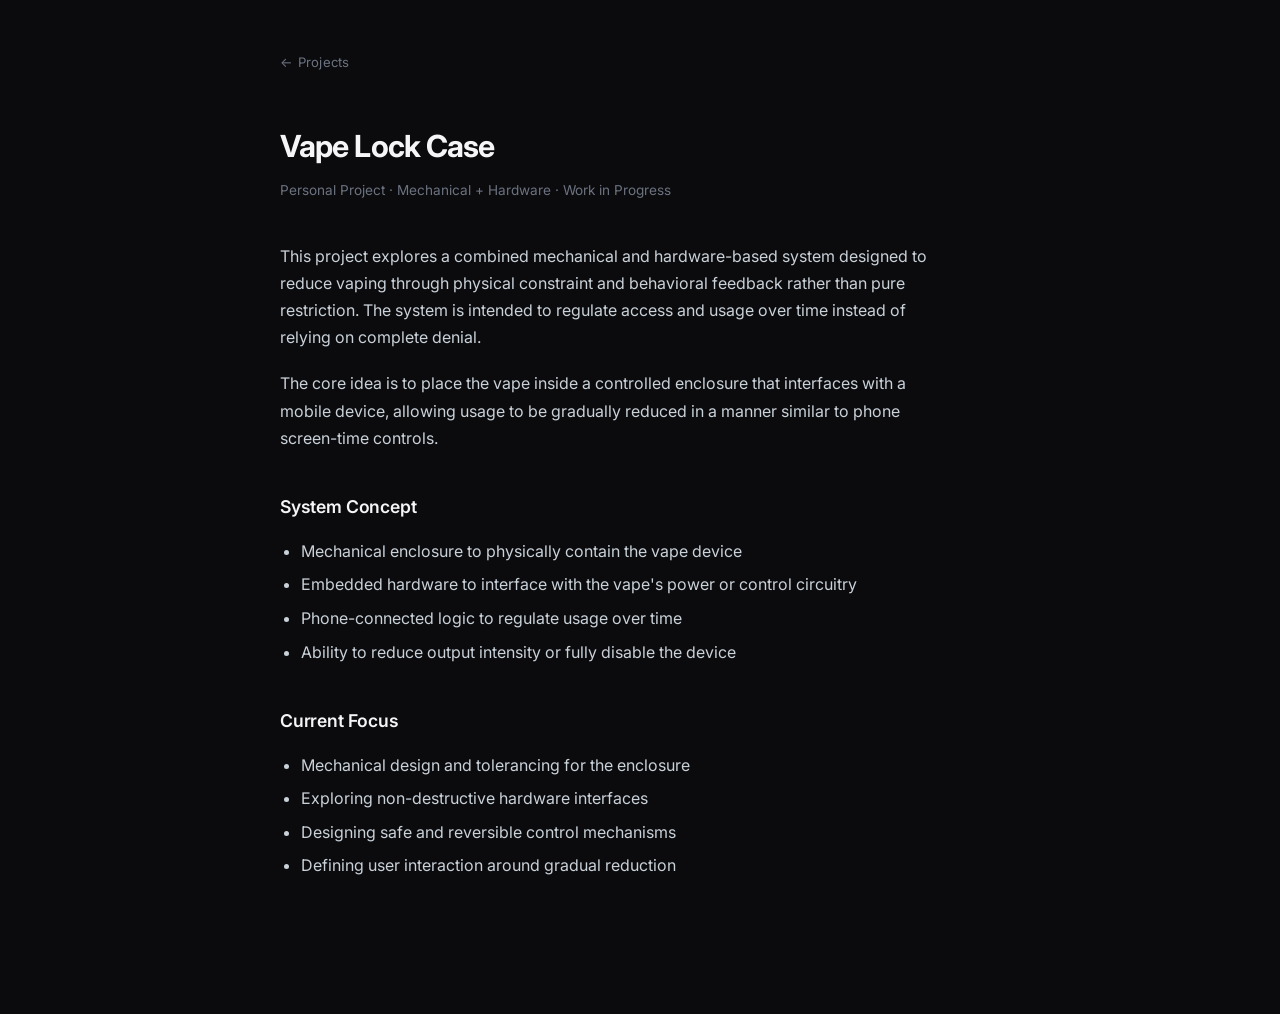
<file: projects/vape-case.html>
<!DOCTYPE html>
<html lang="en">
<head>
  <meta charset="UTF-8">
  <title>Vape Lock Case | Aadi Shah</title>
  <meta name="viewport" content="width=device-width, initial-scale=1">
  <link rel="icon" type="image/png" href="../favicon.png">
  <link rel="preconnect" href="https://fonts.googleapis.com">
  <link rel="preconnect" href="https://fonts.gstatic.com" crossorigin>
  <link href="https://fonts.googleapis.com/css2?family=Inter:wght@400;500;600;700&display=swap" rel="stylesheet">
  <style>
    :root{--bg:#0b0b0d;--text:#f5f5f7;--muted:#6b7280;--accent:#38bdf8;--border:#1f2933;}
    *{box-sizing:border-box;margin:0;padding:0;}
    body{background:var(--bg);color:var(--text);font-family:'Inter',system-ui,sans-serif;line-height:1.7;padding:3rem 1.5rem 8rem;}
    .wrap{max-width:720px;margin:0 auto;}
    .back{display:inline-block;font-size:0.82rem;color:var(--muted);text-decoration:none;letter-spacing:0.02em;margin-bottom:3rem;}
    .back:hover{color:var(--accent);}
    h1{font-size:1.9rem;font-weight:700;letter-spacing:-0.03em;margin-bottom:0.4rem;background:linear-gradient(120deg,#f5f5f7 30%,#38bdf8 100%);-webkit-background-clip:text;-webkit-text-fill-color:transparent;background-clip:text;}
    .meta{font-size:0.85rem;color:var(--muted);margin-bottom:2.5rem;}
    p{color:#c9d1d9;margin-bottom:1.2rem;max-width:680px;}
    h2{font-size:1.1rem;font-weight:600;color:var(--text);margin:2.5rem 0 1rem;letter-spacing:-0.01em;}
    ul{margin-left:1.3rem;color:#c9d1d9;}
    ul li{margin-bottom:0.4rem;}
  </style>
</head>
<body>
<div class="wrap">
  <a href="../projects.html" class="back">← Projects</a>
  <h1>Vape Lock Case</h1>
  <div class="meta">Personal Project · Mechanical + Hardware · Work in Progress</div>
  <p>This project explores a combined mechanical and hardware-based system designed to reduce vaping through physical constraint and behavioral feedback rather than pure restriction. The system is intended to regulate access and usage over time instead of relying on complete denial.</p>
  <p>The core idea is to place the vape inside a controlled enclosure that interfaces with a mobile device, allowing usage to be gradually reduced in a manner similar to phone screen-time controls.</p>
  <h2>System Concept</h2>
  <ul>
    <li>Mechanical enclosure to physically contain the vape device</li>
    <li>Embedded hardware to interface with the vape's power or control circuitry</li>
    <li>Phone-connected logic to regulate usage over time</li>
    <li>Ability to reduce output intensity or fully disable the device</li>
  </ul>
  <h2>Current Focus</h2>
  <ul>
    <li>Mechanical design and tolerancing for the enclosure</li>
    <li>Exploring non-destructive hardware interfaces</li>
    <li>Designing safe and reversible control mechanisms</li>
    <li>Defining user interaction around gradual reduction</li>
  </ul>
</div>
</body>
</html>
</file>
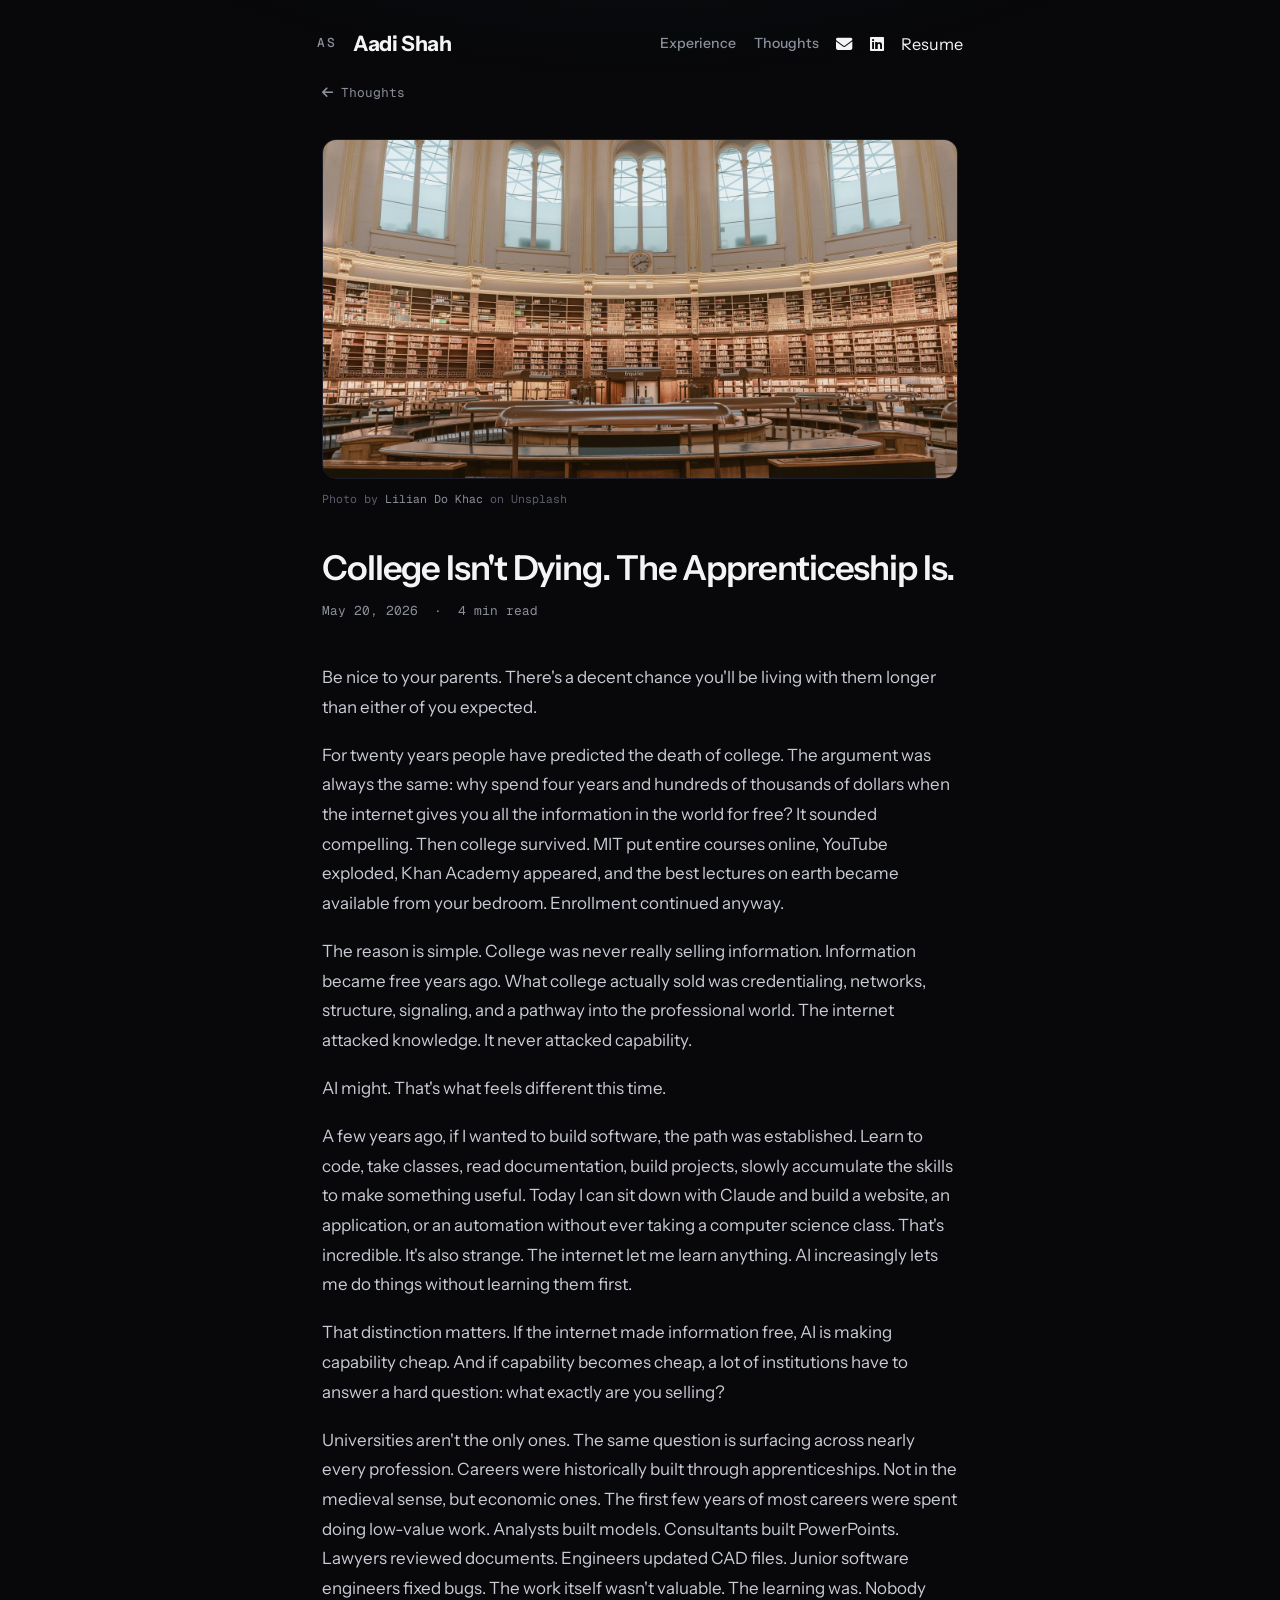
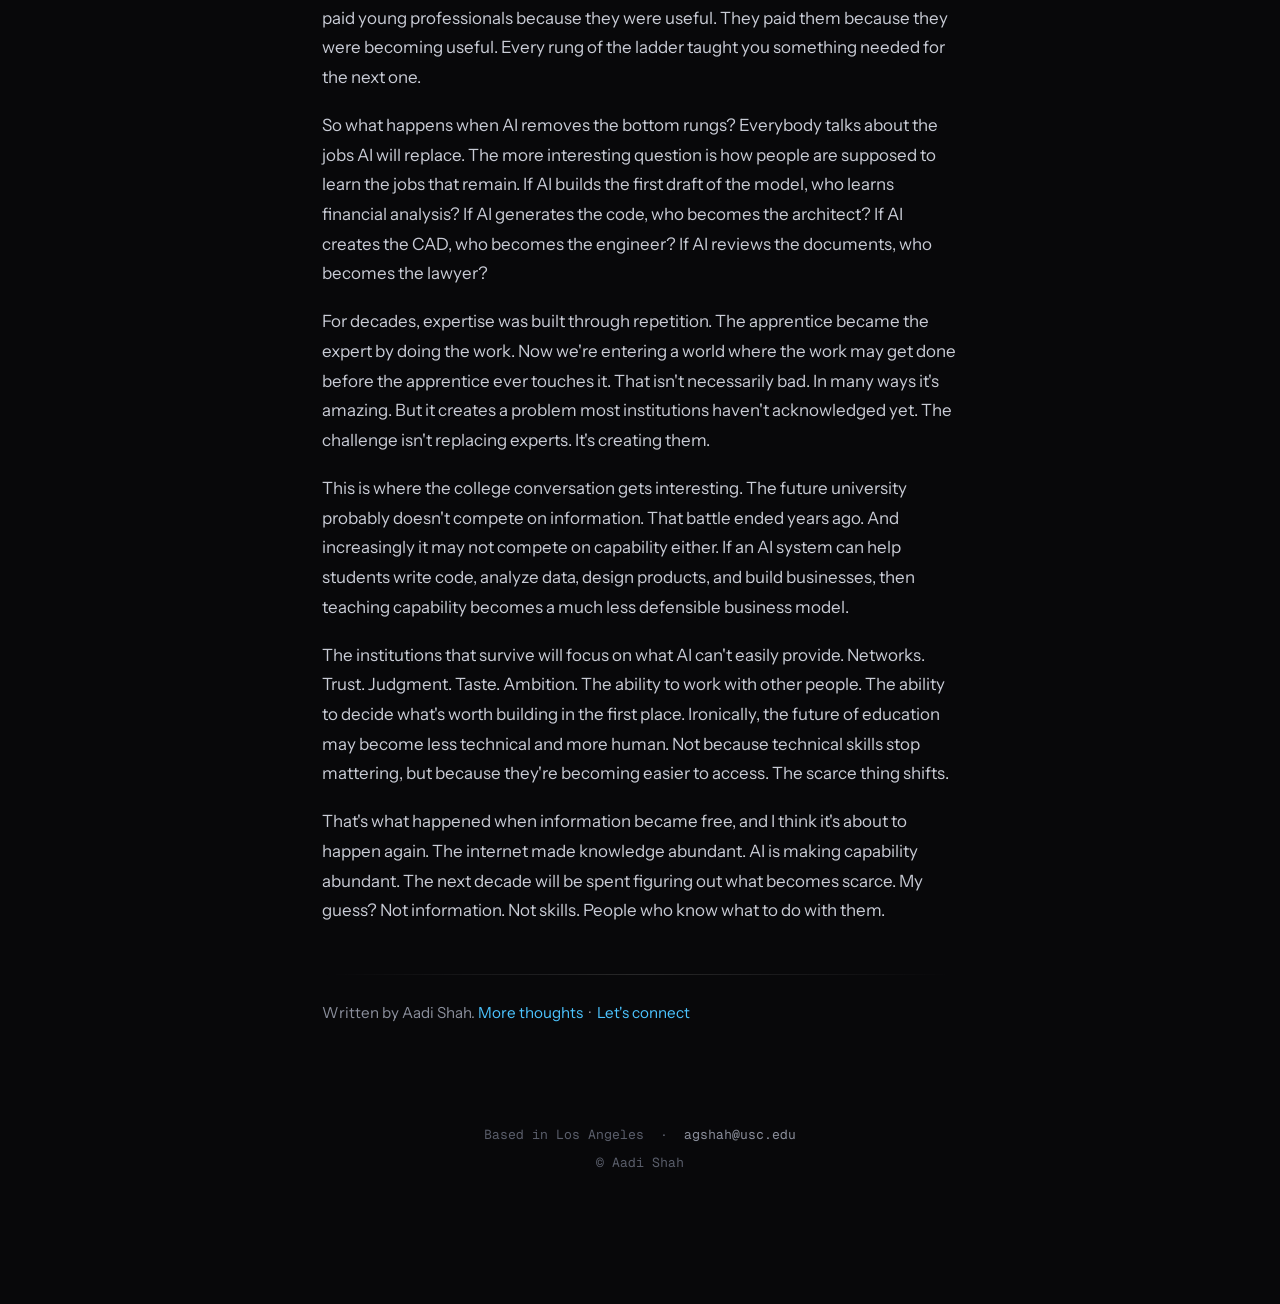
<file: thoughts/apprenticeship.html>
<!DOCTYPE html>
<html lang="en">
<head>
  <meta charset="UTF-8">
  <meta name="viewport" content="width=device-width, initial-scale=1">
  <title>College Isn't Dying. The Apprenticeship Is. · Aadi Shah</title>
  <meta name="description" content="The internet made information free and college survived, because it never sold information. AI attacks something else: capability. What happens to expertise when AI removes the bottom rungs of every career?">
  <meta name="author" content="Aadi Shah">
  <link rel="canonical" href="https://aadishah.xyz/thoughts/apprenticeship.html">
  <meta name="theme-color" content="#08080a">

  <!-- Open Graph -->
  <meta property="og:type" content="article">
  <meta property="og:site_name" content="Aadi Shah">
  <meta property="og:url" content="https://aadishah.xyz/thoughts/apprenticeship.html">
  <meta property="og:title" content="College Isn't Dying. The Apprenticeship Is.">
  <meta property="og:description" content="The internet made information free and college survived, because it never sold information. AI attacks something else: capability. What happens to expertise when AI removes the bottom rungs of every career?">
  <meta property="og:image" content="https://aadishah.xyz/images/thoughts/apprenticeship-og.jpg">
  <meta property="og:image:width" content="1200">
  <meta property="og:image:height" content="630">
  <meta property="article:author" content="Aadi Shah">
  <meta property="article:published_time" content="2026-05-20">

  <!-- Twitter -->
  <meta name="twitter:card" content="summary_large_image">
  <meta name="twitter:title" content="College Isn't Dying. The Apprenticeship Is.">
  <meta name="twitter:description" content="The internet made information free and college survived, because it never sold information. AI attacks something else: capability. What happens to expertise when AI removes the bottom rungs of every career?">
  <meta name="twitter:image" content="https://aadishah.xyz/images/thoughts/apprenticeship-og.jpg">

  <link rel="icon" type="image/svg+xml" href="../favicon.svg">
  <link rel="preconnect" href="https://fonts.googleapis.com">
  <link rel="preconnect" href="https://fonts.gstatic.com" crossorigin>
  <link href="https://fonts.googleapis.com/css2?family=Instrument+Sans:wght@400;500;600;700&family=Geist+Mono:wght@400;500&display=swap" rel="stylesheet">
  <link rel="stylesheet" href="https://cdnjs.cloudflare.com/ajax/libs/font-awesome/6.5.0/css/all.min.css">
  <link rel="stylesheet" href="../site.css">

  <style>
    .back-home { display: inline-flex; align-items: center; gap: 0.5rem; font-family: var(--mono); font-size: 0.8rem; color: var(--muted); text-decoration: none; margin-bottom: 2.2rem; transition: color 0.2s var(--ease), gap 0.2s var(--ease); }
    .back-home:hover { color: var(--accent); gap: 0.75rem; }

    .post-hero { width: 100%; height: 340px; object-fit: cover; object-position: center; border-radius: 14px; border: 1px solid var(--border); display: block; }
    .post-credit { font-family: var(--mono); font-size: 0.72rem; color: var(--faint); margin: 0.7rem 0 2.6rem; }
    .post-credit a { color: var(--muted); text-decoration: none; }
    .post-credit a:hover { color: var(--accent); }

    .post-head h1 { font-size: 2.15rem; line-height: 1.1; letter-spacing: -0.032em; margin: 0 0 0.8rem; background: none; -webkit-text-fill-color: currentColor; color: var(--text); }
    .post-meta { font-family: var(--mono); font-size: 0.8rem; color: var(--muted); margin-bottom: 2.6rem; }

    .post-body { font-size: 1.06rem; line-height: 1.75; color: var(--text-dim); max-width: 62ch; }
    .post-body p { margin: 0 0 1.15rem; }
    .post-body strong { color: var(--text); font-weight: 600; }

    .post-foot { margin-top: 3rem; padding-top: 1.6rem; border-top: 1px solid transparent; border-image: var(--hair) 1; font-size: 0.95rem; color: var(--muted); }
    .post-foot a { color: var(--accent); text-decoration: none; }
    .post-foot a:hover { text-decoration: underline; }

    @media (max-width: 560px) {
      .post-hero { height: 240px; }
      .post-head h1 { font-size: 1.7rem; }
    }
  </style>
</head>

<body id="top">

<div class="progress-bar" id="progressBar"></div>

<div class="header-wrap">
  <div class="header" id="header">
    <div class="header-left">
      <a href="../" class="logo">AS</a>
      <a href="../" class="name">Aadi Shah</a>
    </div>
    <div class="header-right">
      <a href="../#work" class="nav-link">Experience</a>
      <a href="../#thoughts" class="nav-link">Thoughts</a>
      <a href="mailto:agshah@usc.edu" title="Email"><i class="fa-solid fa-envelope"></i></a>
      <a href="https://www.linkedin.com/in/aadigshah/" target="_blank" title="LinkedIn"><i class="fa-brands fa-linkedin"></i></a>
      <a href="../Aadi_Shah_Resume_USC.pdf" target="_blank">Resume</a>
    </div>
  </div>
</div>

<main class="page">

  <a href="../#thoughts" class="back-home"><i class="fa-solid fa-arrow-left"></i> Thoughts</a>

  <img class="post-hero" src="../images/thoughts/apprenticeship.jpg" alt="The grand circular reading room of a historic library">
  <p class="post-credit">Photo by <a href="https://unsplash.com/photos/grand-reading-room-with-circular-bookshelves-and-large-windows-8CASOM38lQc" target="_blank" rel="noopener">Lilian Do Khac</a> on Unsplash</p>

  <div class="post-head">
    <h1>College Isn't Dying. The Apprenticeship Is.</h1>
    <div class="post-meta">May 20, 2026 &nbsp;·&nbsp; 4 min read</div>
  </div>

  <article class="post-body">
    <p>Be nice to your parents. There's a decent chance you'll be living with them longer than either of you expected.</p>
    <p>For twenty years people have predicted the death of college. The argument was always the same: why spend four years and hundreds of thousands of dollars when the internet gives you all the information in the world for free? It sounded compelling. Then college survived. MIT put entire courses online, YouTube exploded, Khan Academy appeared, and the best lectures on earth became available from your bedroom. Enrollment continued anyway.</p>
    <p>The reason is simple. College was never really selling information. Information became free years ago. What college actually sold was credentialing, networks, structure, signaling, and a pathway into the professional world. The internet attacked knowledge. It never attacked capability.</p>
    <p>AI might. That's what feels different this time.</p>
    <p>A few years ago, if I wanted to build software, the path was established. Learn to code, take classes, read documentation, build projects, slowly accumulate the skills to make something useful. Today I can sit down with Claude and build a website, an application, or an automation without ever taking a computer science class. That's incredible. It's also strange. The internet let me learn anything. AI increasingly lets me do things without learning them first.</p>
    <p>That distinction matters. If the internet made information free, AI is making capability cheap. And if capability becomes cheap, a lot of institutions have to answer a hard question: what exactly are you selling?</p>
    <p>Universities aren't the only ones. The same question is surfacing across nearly every profession. Careers were historically built through apprenticeships. Not in the medieval sense, but economic ones. The first few years of most careers were spent doing low-value work. Analysts built models. Consultants built PowerPoints. Lawyers reviewed documents. Engineers updated CAD files. Junior software engineers fixed bugs. The work itself wasn't valuable. The learning was. Nobody paid young professionals because they were useful. They paid them because they were becoming useful. Every rung of the ladder taught you something needed for the next one.</p>
    <p>So what happens when AI removes the bottom rungs? Everybody talks about the jobs AI will replace. The more interesting question is how people are supposed to learn the jobs that remain. If AI builds the first draft of the model, who learns financial analysis? If AI generates the code, who becomes the architect? If AI creates the CAD, who becomes the engineer? If AI reviews the documents, who becomes the lawyer?</p>
    <p>For decades, expertise was built through repetition. The apprentice became the expert by doing the work. Now we're entering a world where the work may get done before the apprentice ever touches it. That isn't necessarily bad. In many ways it's amazing. But it creates a problem most institutions haven't acknowledged yet. The challenge isn't replacing experts. It's creating them.</p>
    <p>This is where the college conversation gets interesting. The future university probably doesn't compete on information. That battle ended years ago. And increasingly it may not compete on capability either. If an AI system can help students write code, analyze data, design products, and build businesses, then teaching capability becomes a much less defensible business model.</p>
    <p>The institutions that survive will focus on what AI can't easily provide. Networks. Trust. Judgment. Taste. Ambition. The ability to work with other people. The ability to decide what's worth building in the first place. Ironically, the future of education may become less technical and more human. Not because technical skills stop mattering, but because they're becoming easier to access. The scarce thing shifts.</p>
    <p>That's what happened when information became free, and I think it's about to happen again. The internet made knowledge abundant. AI is making capability abundant. The next decade will be spent figuring out what becomes scarce. My guess? Not information. Not skills. People who know what to do with them.</p>
  </article>

  <div class="post-foot">
    Written by Aadi Shah. <a href="../#thoughts">More thoughts</a> &nbsp;·&nbsp; <a href="https://www.linkedin.com/in/aadigshah/" target="_blank" rel="noopener">Let's connect</a>
  </div>

  <footer>
    Based in Los Angeles &nbsp;·&nbsp; <a href="mailto:agshah@usc.edu">agshah@usc.edu</a>
    <br>© Aadi Shah
  </footer>

</main>

<a href="#top" class="back-top" id="backTop" aria-label="Back to top"><i class="fa-solid fa-arrow-up"></i></a>

<script type="application/ld+json">
{
  "@context": "https://schema.org",
  "@type": "BlogPosting",
  "headline": "College Isn't Dying. The Apprenticeship Is.",
  "description": "The internet made information free and college survived, because it never sold information. AI attacks something else: capability. What happens to expertise when AI removes the bottom rungs of every career?",
  "image": "https://aadishah.xyz/images/thoughts/apprenticeship-og.jpg",
  "datePublished": "2026-05-20",
  "dateModified": "2026-05-20",
  "author": { "@type": "Person", "name": "Aadi Shah", "url": "https://aadishah.xyz/" },
  "publisher": { "@type": "Person", "name": "Aadi Shah" },
  "mainEntityOfPage": "https://aadishah.xyz/thoughts/apprenticeship.html",
  "url": "https://aadishah.xyz/thoughts/apprenticeship.html"
}
</script>

<script src="../site.js"></script>

</body>
</html>
</file>
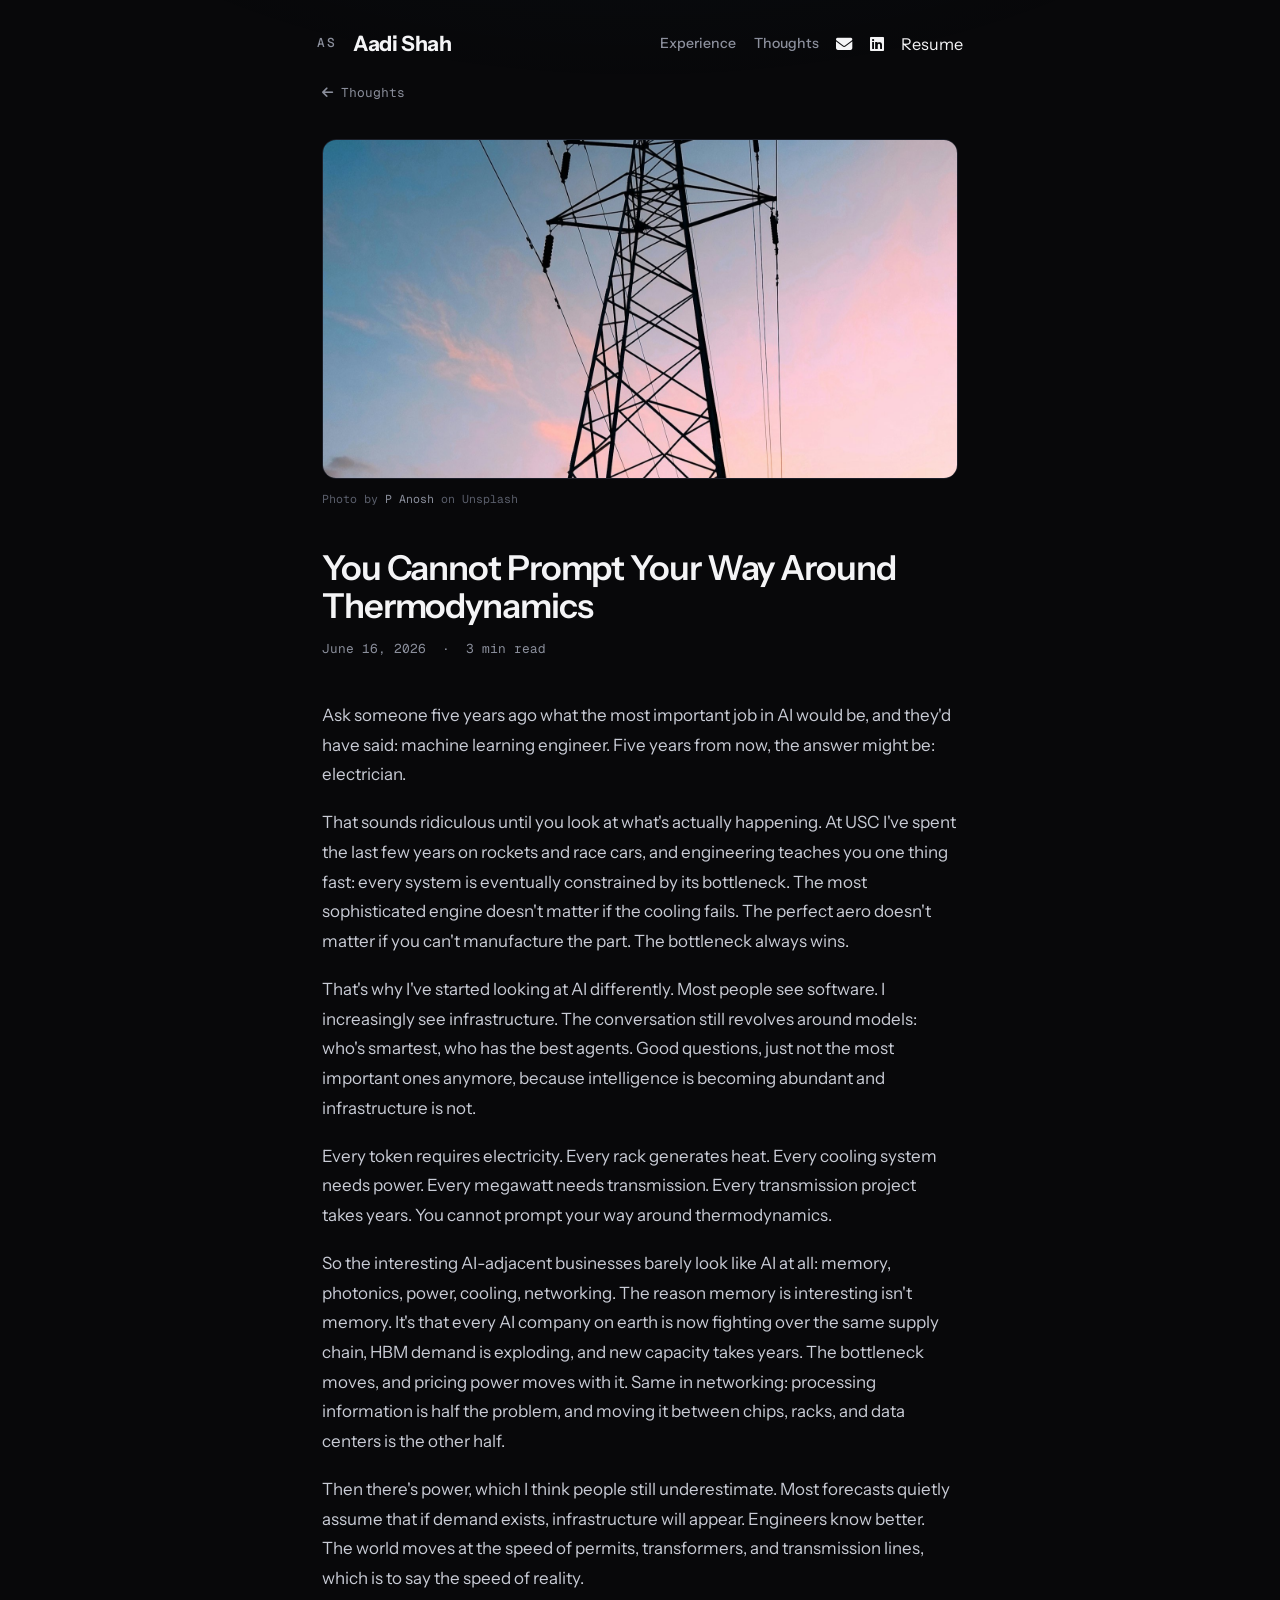
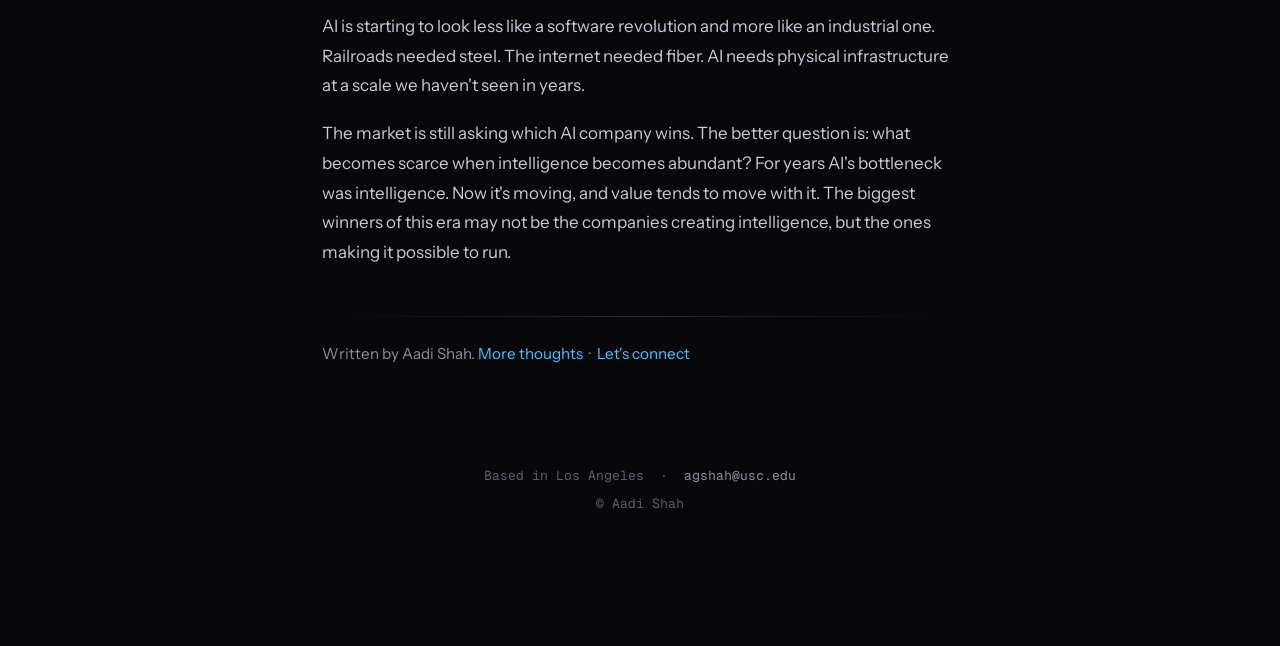
<file: thoughts/blue-collar-ai.html>
<!DOCTYPE html>
<html lang="en">
<head>
  <meta charset="UTF-8">
  <meta name="viewport" content="width=device-width, initial-scale=1">
  <title>You Cannot Prompt Your Way Around Thermodynamics · Aadi Shah</title>
  <meta name="description" content="Why AI's real constraint is not intelligence but physical infrastructure: power, cooling, transmission, and the industrial supply chain underneath the models. A mechanical engineer's view.">
  <meta name="author" content="Aadi Shah">
  <link rel="canonical" href="https://aadishah.xyz/thoughts/blue-collar-ai.html">
  <meta name="theme-color" content="#08080a">

  <!-- Open Graph -->
  <meta property="og:type" content="article">
  <meta property="og:site_name" content="Aadi Shah">
  <meta property="og:url" content="https://aadishah.xyz/thoughts/blue-collar-ai.html">
  <meta property="og:title" content="You Cannot Prompt Your Way Around Thermodynamics">
  <meta property="og:description" content="Why AI's real constraint is not intelligence but physical infrastructure: power, cooling, transmission, and the industrial supply chain underneath the models.">
  <meta property="og:image" content="https://aadishah.xyz/images/thoughts/blue-collar-ai-og.jpg">
  <meta property="og:image:width" content="1200">
  <meta property="og:image:height" content="630">
  <meta property="article:author" content="Aadi Shah">
  <meta property="article:published_time" content="2026-06-16">

  <!-- Twitter -->
  <meta name="twitter:card" content="summary_large_image">
  <meta name="twitter:title" content="You Cannot Prompt Your Way Around Thermodynamics">
  <meta name="twitter:description" content="Why AI's real constraint is not intelligence but physical infrastructure: power, cooling, transmission, and the industrial supply chain underneath the models.">
  <meta name="twitter:image" content="https://aadishah.xyz/images/thoughts/blue-collar-ai-og.jpg">

  <link rel="icon" type="image/svg+xml" href="../favicon.svg">
  <link rel="preconnect" href="https://fonts.googleapis.com">
  <link rel="preconnect" href="https://fonts.gstatic.com" crossorigin>
  <link href="https://fonts.googleapis.com/css2?family=Instrument+Sans:wght@400;500;600;700&family=Geist+Mono:wght@400;500&display=swap" rel="stylesheet">
  <link rel="stylesheet" href="https://cdnjs.cloudflare.com/ajax/libs/font-awesome/6.5.0/css/all.min.css">
  <link rel="stylesheet" href="../site.css">

  <style>
    .back-home { display: inline-flex; align-items: center; gap: 0.5rem; font-family: var(--mono); font-size: 0.8rem; color: var(--muted); text-decoration: none; margin-bottom: 2.2rem; transition: color 0.2s var(--ease), gap 0.2s var(--ease); }
    .back-home:hover { color: var(--accent); gap: 0.75rem; }

    .post-hero { width: 100%; height: 340px; object-fit: cover; object-position: center; border-radius: 14px; border: 1px solid var(--border); display: block; }
    .post-credit { font-family: var(--mono); font-size: 0.72rem; color: var(--faint); margin: 0.7rem 0 2.6rem; }
    .post-credit a { color: var(--muted); text-decoration: none; }
    .post-credit a:hover { color: var(--accent); }

    .post-head h1 { font-size: 2.15rem; line-height: 1.1; letter-spacing: -0.032em; margin: 0 0 0.8rem; background: none; -webkit-text-fill-color: currentColor; color: var(--text); }
    .post-meta { font-family: var(--mono); font-size: 0.8rem; color: var(--muted); margin-bottom: 2.6rem; }

    .post-body { font-size: 1.06rem; line-height: 1.75; color: var(--text-dim); max-width: 62ch; }
    .post-body p { margin: 0 0 1.15rem; }
    .post-body strong { color: var(--text); font-weight: 600; }

    .post-foot { margin-top: 3rem; padding-top: 1.6rem; border-top: 1px solid transparent; border-image: var(--hair) 1; font-size: 0.95rem; color: var(--muted); }
    .post-foot a { color: var(--accent); text-decoration: none; }
    .post-foot a:hover { text-decoration: underline; }

    @media (max-width: 560px) {
      .post-hero { height: 240px; }
      .post-head h1 { font-size: 1.7rem; }
    }
  </style>
</head>

<body id="top">

<div class="progress-bar" id="progressBar"></div>

<div class="header-wrap">
  <div class="header" id="header">
    <div class="header-left">
      <a href="../" class="logo">AS</a>
      <a href="../" class="name">Aadi Shah</a>
    </div>
    <div class="header-right">
      <a href="../#work" class="nav-link">Experience</a>
      <a href="../#thoughts" class="nav-link">Thoughts</a>
      <a href="mailto:agshah@usc.edu" title="Email"><i class="fa-solid fa-envelope"></i></a>
      <a href="https://www.linkedin.com/in/aadigshah/" target="_blank" title="LinkedIn"><i class="fa-brands fa-linkedin"></i></a>
      <a href="../Aadi_Shah_Resume_USC.pdf" target="_blank">Resume</a>
    </div>
  </div>
</div>

<main class="page">

  <a href="../#thoughts" class="back-home"><i class="fa-solid fa-arrow-left"></i> Thoughts</a>

  <img class="post-hero" src="../images/thoughts/blue-collar-ai.jpg" alt="High-voltage transmission tower silhouetted against a sunset sky">
  <p class="post-credit">Photo by <a href="https://unsplash.com/photos/a-high-voltage-power-line-with-a-sunset-in-the-background-ffvRXbI4ac4" target="_blank" rel="noopener">P Anosh</a> on Unsplash</p>

  <div class="post-head">
    <h1>You Cannot Prompt Your Way Around Thermodynamics</h1>
    <div class="post-meta">June 16, 2026 &nbsp;·&nbsp; 3 min read</div>
  </div>

  <article class="post-body">
    <p>Ask someone five years ago what the most important job in AI would be, and they'd have said: machine learning engineer. Five years from now, the answer might be: electrician.</p>
    <p>That sounds ridiculous until you look at what's actually happening. At USC I've spent the last few years on rockets and race cars, and engineering teaches you one thing fast: every system is eventually constrained by its bottleneck. The most sophisticated engine doesn't matter if the cooling fails. The perfect aero doesn't matter if you can't manufacture the part. The bottleneck always wins.</p>
    <p>That's why I've started looking at AI differently. Most people see software. I increasingly see infrastructure. The conversation still revolves around models: who's smartest, who has the best agents. Good questions, just not the most important ones anymore, because intelligence is becoming abundant and infrastructure is not.</p>
    <p>Every token requires electricity. Every rack generates heat. Every cooling system needs power. Every megawatt needs transmission. Every transmission project takes years. You cannot prompt your way around thermodynamics.</p>
    <p>So the interesting AI-adjacent businesses barely look like AI at all: memory, photonics, power, cooling, networking. The reason memory is interesting isn't memory. It's that every AI company on earth is now fighting over the same supply chain, HBM demand is exploding, and new capacity takes years. The bottleneck moves, and pricing power moves with it. Same in networking: processing information is half the problem, and moving it between chips, racks, and data centers is the other half.</p>
    <p>Then there's power, which I think people still underestimate. Most forecasts quietly assume that if demand exists, infrastructure will appear. Engineers know better. The world moves at the speed of permits, transformers, and transmission lines, which is to say the speed of reality.</p>
    <p>AI is starting to look less like a software revolution and more like an industrial one. Railroads needed steel. The internet needed fiber. AI needs physical infrastructure at a scale we haven't seen in years.</p>
    <p>The market is still asking which AI company wins. The better question is: what becomes scarce when intelligence becomes abundant? For years AI's bottleneck was intelligence. Now it's moving, and value tends to move with it. The biggest winners of this era may not be the companies creating intelligence, but the ones making it possible to run.</p>
  </article>

  <div class="post-foot">
    Written by Aadi Shah. <a href="../#thoughts">More thoughts</a> &nbsp;·&nbsp; <a href="https://www.linkedin.com/in/aadigshah/" target="_blank" rel="noopener">Let's connect</a>
  </div>

  <footer>
    Based in Los Angeles &nbsp;·&nbsp; <a href="mailto:agshah@usc.edu">agshah@usc.edu</a>
    <br>© Aadi Shah
  </footer>

</main>

<a href="#top" class="back-top" id="backTop" aria-label="Back to top"><i class="fa-solid fa-arrow-up"></i></a>

<script type="application/ld+json">
{
  "@context": "https://schema.org",
  "@type": "BlogPosting",
  "headline": "You Cannot Prompt Your Way Around Thermodynamics",
  "description": "Why AI's real constraint is not intelligence but physical infrastructure: power, cooling, transmission, and the industrial supply chain underneath the models.",
  "image": "https://aadishah.xyz/images/thoughts/blue-collar-ai-og.jpg",
  "datePublished": "2026-06-16",
  "dateModified": "2026-06-16",
  "author": { "@type": "Person", "name": "Aadi Shah", "url": "https://aadishah.xyz/" },
  "publisher": { "@type": "Person", "name": "Aadi Shah" },
  "mainEntityOfPage": "https://aadishah.xyz/thoughts/blue-collar-ai.html",
  "url": "https://aadishah.xyz/thoughts/blue-collar-ai.html"
}
</script>

<script src="../site.js"></script>

</body>
</html>
</file>
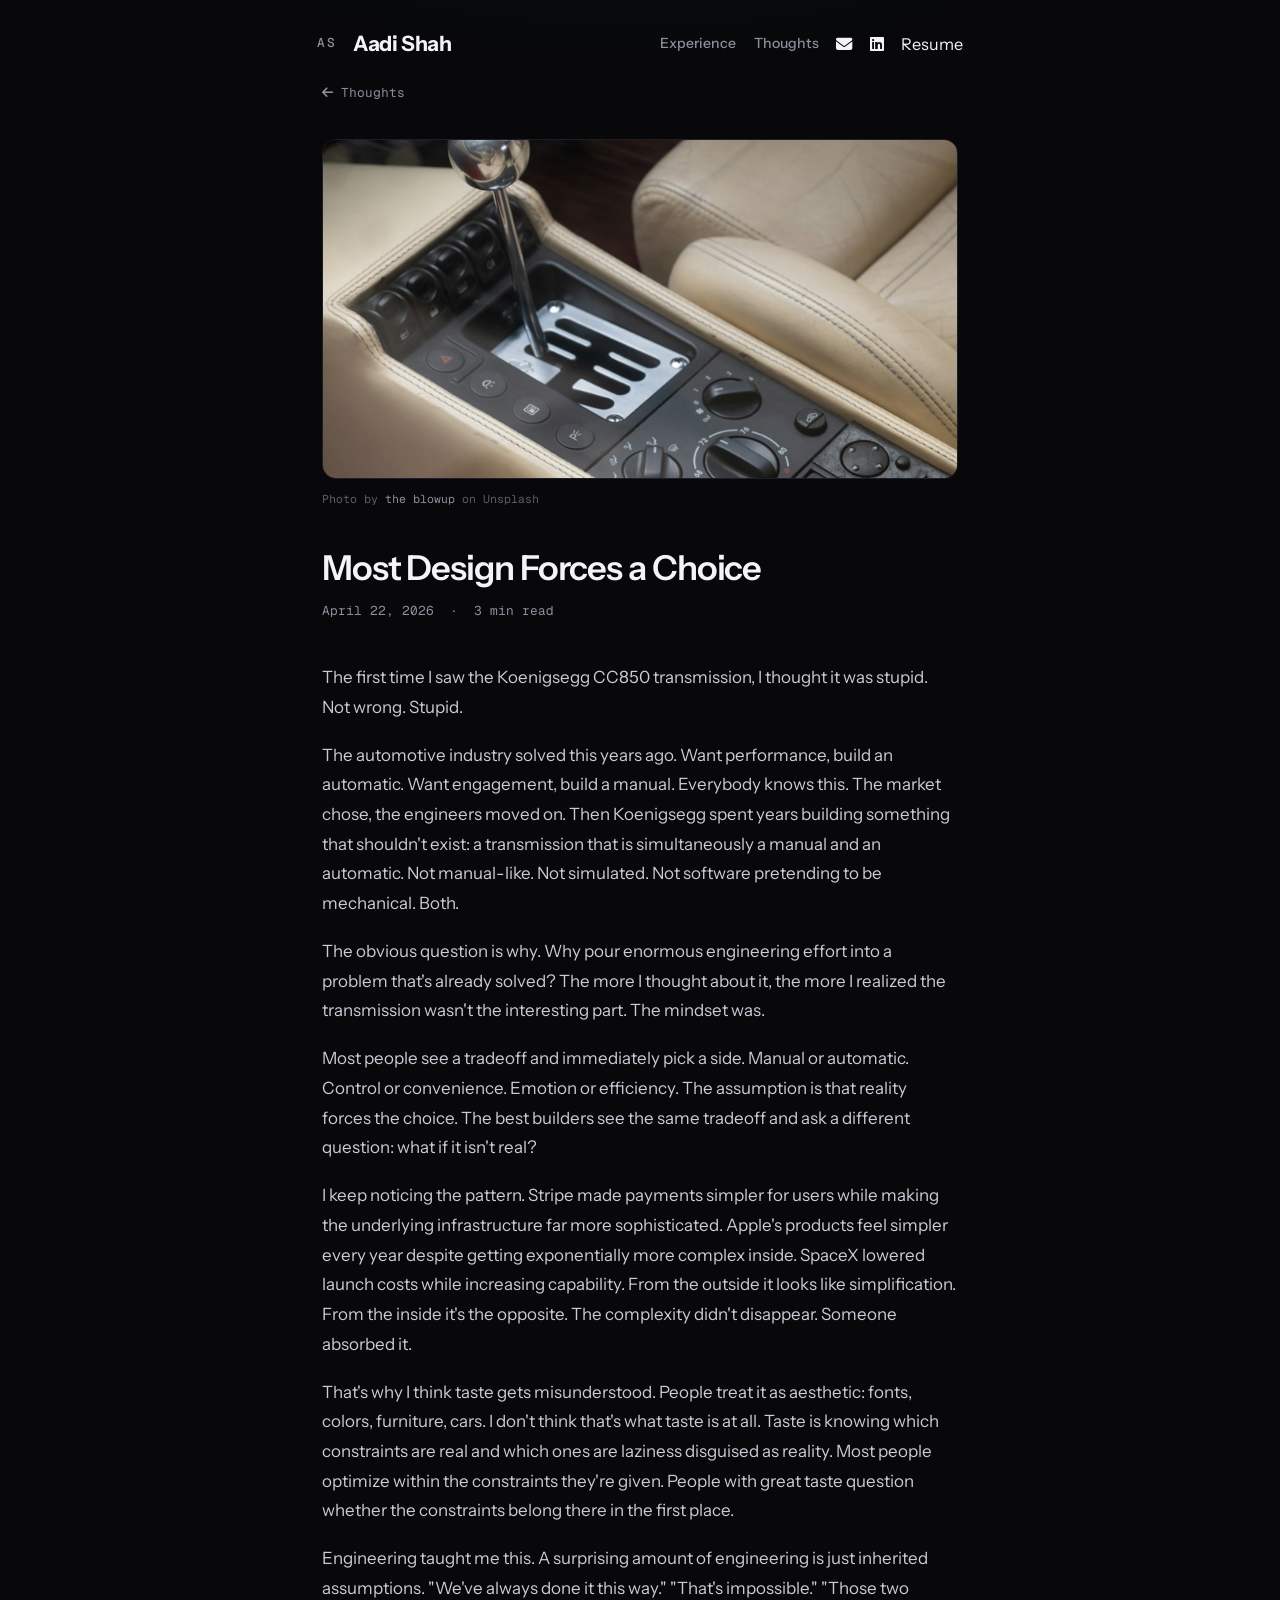
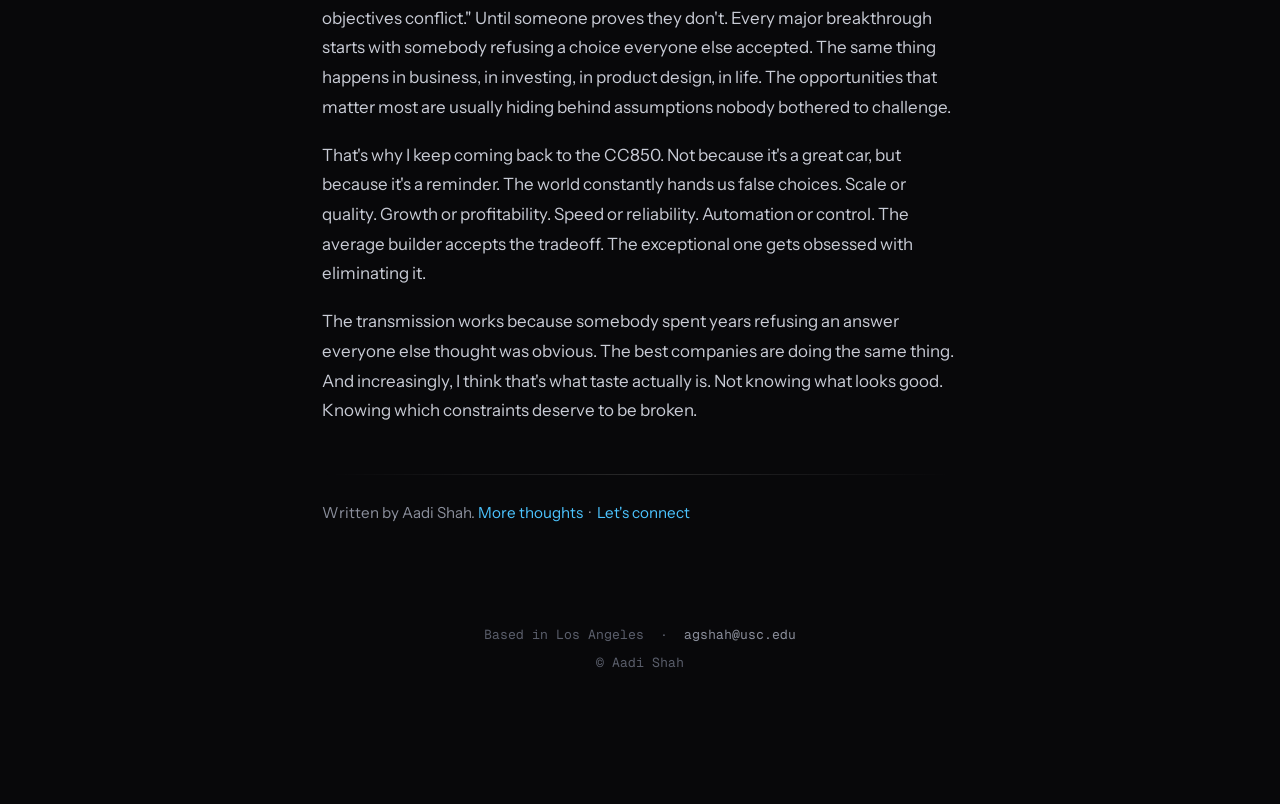
<file: thoughts/false-choices.html>
<!DOCTYPE html>
<html lang="en">
<head>
  <meta charset="UTF-8">
  <meta name="viewport" content="width=device-width, initial-scale=1">
  <title>Most Design Forces a Choice · Aadi Shah</title>
  <meta name="description" content="A Koenigsegg transmission that is both manual and automatic, and what it taught me about taste: knowing which constraints are real and which are laziness disguised as reality.">
  <meta name="author" content="Aadi Shah">
  <link rel="canonical" href="https://aadishah.xyz/thoughts/false-choices.html">
  <meta name="theme-color" content="#08080a">

  <!-- Open Graph -->
  <meta property="og:type" content="article">
  <meta property="og:site_name" content="Aadi Shah">
  <meta property="og:url" content="https://aadishah.xyz/thoughts/false-choices.html">
  <meta property="og:title" content="Most Design Forces a Choice">
  <meta property="og:description" content="A Koenigsegg transmission that is both manual and automatic, and what it taught me about taste: knowing which constraints are real and which are laziness disguised as reality.">
  <meta property="og:image" content="https://aadishah.xyz/images/thoughts/false-choices-og.jpg">
  <meta property="og:image:width" content="1200">
  <meta property="og:image:height" content="630">
  <meta property="article:author" content="Aadi Shah">
  <meta property="article:published_time" content="2026-04-22">

  <!-- Twitter -->
  <meta name="twitter:card" content="summary_large_image">
  <meta name="twitter:title" content="Most Design Forces a Choice">
  <meta name="twitter:description" content="A Koenigsegg transmission that is both manual and automatic, and what it taught me about taste: knowing which constraints are real and which are laziness disguised as reality.">
  <meta name="twitter:image" content="https://aadishah.xyz/images/thoughts/false-choices-og.jpg">

  <link rel="icon" type="image/svg+xml" href="../favicon.svg">
  <link rel="preconnect" href="https://fonts.googleapis.com">
  <link rel="preconnect" href="https://fonts.gstatic.com" crossorigin>
  <link href="https://fonts.googleapis.com/css2?family=Instrument+Sans:wght@400;500;600;700&family=Geist+Mono:wght@400;500&display=swap" rel="stylesheet">
  <link rel="stylesheet" href="https://cdnjs.cloudflare.com/ajax/libs/font-awesome/6.5.0/css/all.min.css">
  <link rel="stylesheet" href="../site.css">

  <style>
    .back-home { display: inline-flex; align-items: center; gap: 0.5rem; font-family: var(--mono); font-size: 0.8rem; color: var(--muted); text-decoration: none; margin-bottom: 2.2rem; transition: color 0.2s var(--ease), gap 0.2s var(--ease); }
    .back-home:hover { color: var(--accent); gap: 0.75rem; }

    .post-hero { width: 100%; height: 340px; object-fit: cover; object-position: center; border-radius: 14px; border: 1px solid var(--border); display: block; }
    .post-credit { font-family: var(--mono); font-size: 0.72rem; color: var(--faint); margin: 0.7rem 0 2.6rem; }
    .post-credit a { color: var(--muted); text-decoration: none; }
    .post-credit a:hover { color: var(--accent); }

    .post-head h1 { font-size: 2.15rem; line-height: 1.1; letter-spacing: -0.032em; margin: 0 0 0.8rem; background: none; -webkit-text-fill-color: currentColor; color: var(--text); }
    .post-meta { font-family: var(--mono); font-size: 0.8rem; color: var(--muted); margin-bottom: 2.6rem; }

    .post-body { font-size: 1.06rem; line-height: 1.75; color: var(--text-dim); max-width: 62ch; }
    .post-body p { margin: 0 0 1.15rem; }
    .post-body strong { color: var(--text); font-weight: 600; }

    .post-foot { margin-top: 3rem; padding-top: 1.6rem; border-top: 1px solid transparent; border-image: var(--hair) 1; font-size: 0.95rem; color: var(--muted); }
    .post-foot a { color: var(--accent); text-decoration: none; }
    .post-foot a:hover { text-decoration: underline; }

    @media (max-width: 560px) {
      .post-hero { height: 240px; }
      .post-head h1 { font-size: 1.7rem; }
    }
  </style>
</head>

<body id="top">

<div class="progress-bar" id="progressBar"></div>

<div class="header-wrap">
  <div class="header" id="header">
    <div class="header-left">
      <a href="../" class="logo">AS</a>
      <a href="../" class="name">Aadi Shah</a>
    </div>
    <div class="header-right">
      <a href="../#work" class="nav-link">Experience</a>
      <a href="../#thoughts" class="nav-link">Thoughts</a>
      <a href="mailto:agshah@usc.edu" title="Email"><i class="fa-solid fa-envelope"></i></a>
      <a href="https://www.linkedin.com/in/aadigshah/" target="_blank" title="LinkedIn"><i class="fa-brands fa-linkedin"></i></a>
      <a href="../Aadi_Shah_Resume_USC.pdf" target="_blank">Resume</a>
    </div>
  </div>
</div>

<main class="page">

  <a href="../#thoughts" class="back-home"><i class="fa-solid fa-arrow-left"></i> Thoughts</a>

  <img class="post-hero" src="../images/thoughts/false-choices.jpg" alt="The gated metal shift gate of a vintage Ferrari manual transmission">
  <p class="post-credit">Photo by <a href="https://unsplash.com/photos/silver-car-gear-shift-lever-PguIRT0M-M0" target="_blank" rel="noopener">the blowup</a> on Unsplash</p>

  <div class="post-head">
    <h1>Most Design Forces a Choice</h1>
    <div class="post-meta">April 22, 2026 &nbsp;·&nbsp; 3 min read</div>
  </div>

  <article class="post-body">
    <p>The first time I saw the Koenigsegg CC850 transmission, I thought it was stupid. Not wrong. Stupid.</p>
    <p>The automotive industry solved this years ago. Want performance, build an automatic. Want engagement, build a manual. Everybody knows this. The market chose, the engineers moved on. Then Koenigsegg spent years building something that shouldn't exist: a transmission that is simultaneously a manual and an automatic. Not manual-like. Not simulated. Not software pretending to be mechanical. Both.</p>
    <p>The obvious question is why. Why pour enormous engineering effort into a problem that's already solved? The more I thought about it, the more I realized the transmission wasn't the interesting part. The mindset was.</p>
    <p>Most people see a tradeoff and immediately pick a side. Manual or automatic. Control or convenience. Emotion or efficiency. The assumption is that reality forces the choice. The best builders see the same tradeoff and ask a different question: what if it isn't real?</p>
    <p>I keep noticing the pattern. Stripe made payments simpler for users while making the underlying infrastructure far more sophisticated. Apple's products feel simpler every year despite getting exponentially more complex inside. SpaceX lowered launch costs while increasing capability. From the outside it looks like simplification. From the inside it's the opposite. The complexity didn't disappear. Someone absorbed it.</p>
    <p>That's why I think taste gets misunderstood. People treat it as aesthetic: fonts, colors, furniture, cars. I don't think that's what taste is at all. Taste is knowing which constraints are real and which ones are laziness disguised as reality. Most people optimize within the constraints they're given. People with great taste question whether the constraints belong there in the first place.</p>
    <p>Engineering taught me this. A surprising amount of engineering is just inherited assumptions. "We've always done it this way." "That's impossible." "Those two objectives conflict." Until someone proves they don't. Every major breakthrough starts with somebody refusing a choice everyone else accepted. The same thing happens in business, in investing, in product design, in life. The opportunities that matter most are usually hiding behind assumptions nobody bothered to challenge.</p>
    <p>That's why I keep coming back to the CC850. Not because it's a great car, but because it's a reminder. The world constantly hands us false choices. Scale or quality. Growth or profitability. Speed or reliability. Automation or control. The average builder accepts the tradeoff. The exceptional one gets obsessed with eliminating it.</p>
    <p>The transmission works because somebody spent years refusing an answer everyone else thought was obvious. The best companies are doing the same thing. And increasingly, I think that's what taste actually is. Not knowing what looks good. Knowing which constraints deserve to be broken.</p>
  </article>

  <div class="post-foot">
    Written by Aadi Shah. <a href="../#thoughts">More thoughts</a> &nbsp;·&nbsp; <a href="https://www.linkedin.com/in/aadigshah/" target="_blank" rel="noopener">Let's connect</a>
  </div>

  <footer>
    Based in Los Angeles &nbsp;·&nbsp; <a href="mailto:agshah@usc.edu">agshah@usc.edu</a>
    <br>© Aadi Shah
  </footer>

</main>

<a href="#top" class="back-top" id="backTop" aria-label="Back to top"><i class="fa-solid fa-arrow-up"></i></a>

<script type="application/ld+json">
{
  "@context": "https://schema.org",
  "@type": "BlogPosting",
  "headline": "Most Design Forces a Choice",
  "description": "A Koenigsegg transmission that is both manual and automatic, and what it taught me about taste: knowing which constraints are real and which are laziness disguised as reality.",
  "image": "https://aadishah.xyz/images/thoughts/false-choices-og.jpg",
  "datePublished": "2026-04-22",
  "dateModified": "2026-04-22",
  "author": { "@type": "Person", "name": "Aadi Shah", "url": "https://aadishah.xyz/" },
  "publisher": { "@type": "Person", "name": "Aadi Shah" },
  "mainEntityOfPage": "https://aadishah.xyz/thoughts/false-choices.html",
  "url": "https://aadishah.xyz/thoughts/false-choices.html"
}
</script>

<script src="../site.js"></script>

</body>
</html>
</file>
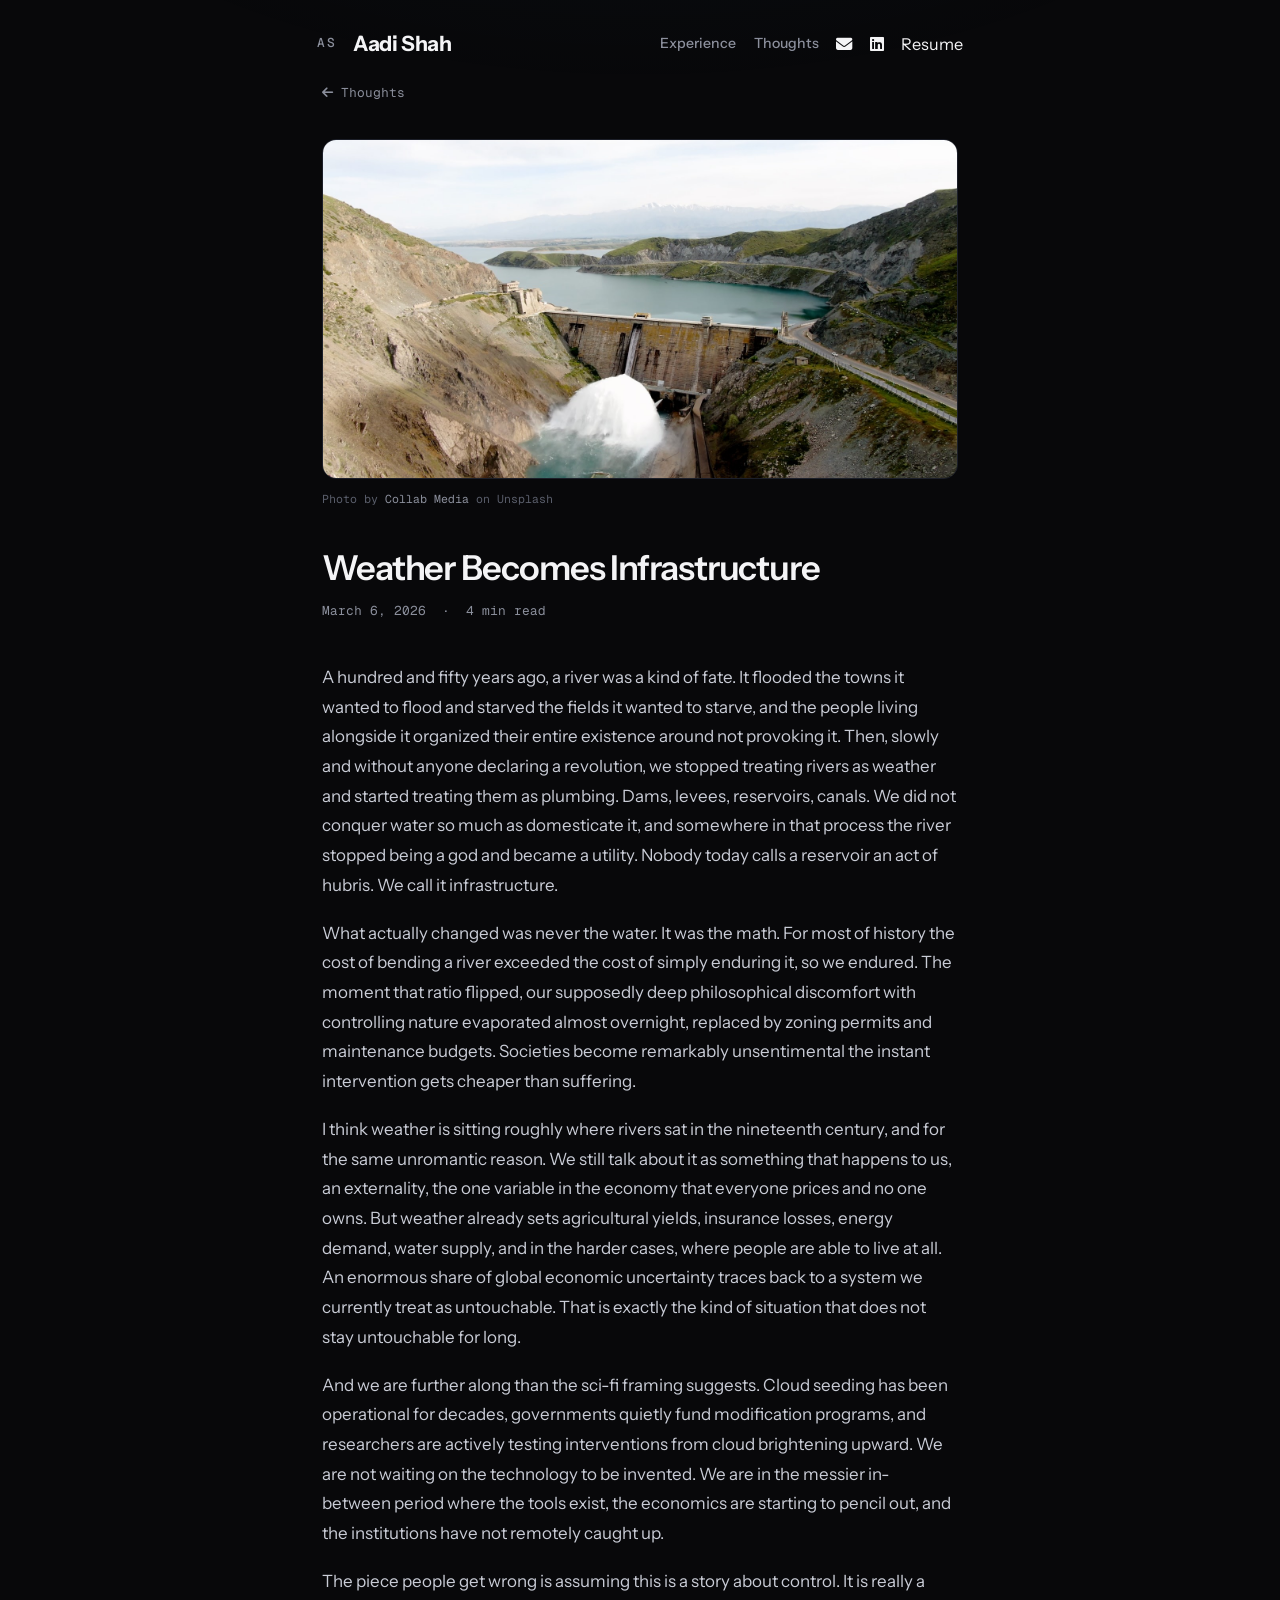
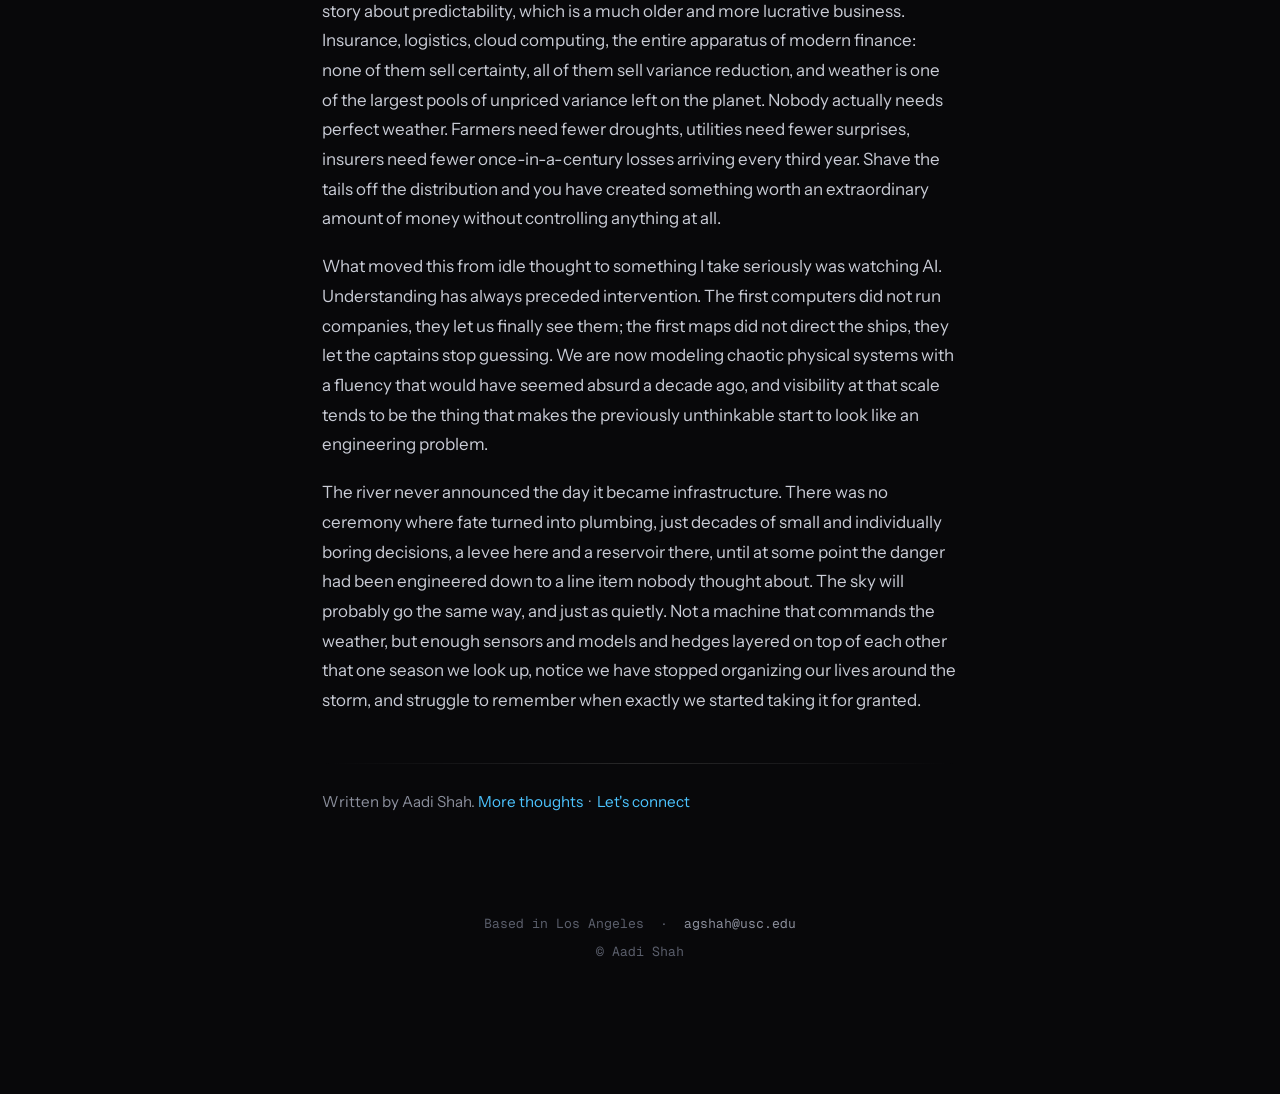
<file: thoughts/weather.html>
<!DOCTYPE html>
<html lang="en">
<head>
  <meta charset="UTF-8">
  <meta name="viewport" content="width=device-width, initial-scale=1">
  <title>Weather Becomes Infrastructure · Aadi Shah</title>
  <meta name="description" content="A hundred and fifty years ago a river was fate. Then we turned it into plumbing. Weather is sitting where rivers sat in the nineteenth century: the largest pool of unpriced variance left on the planet.">
  <meta name="author" content="Aadi Shah">
  <link rel="canonical" href="https://aadishah.xyz/thoughts/weather.html">
  <meta name="theme-color" content="#08080a">

  <!-- Open Graph -->
  <meta property="og:type" content="article">
  <meta property="og:site_name" content="Aadi Shah">
  <meta property="og:url" content="https://aadishah.xyz/thoughts/weather.html">
  <meta property="og:title" content="Weather Becomes Infrastructure">
  <meta property="og:description" content="A hundred and fifty years ago a river was fate. Then we turned it into plumbing. Weather is sitting where rivers sat in the nineteenth century: the largest pool of unpriced variance left on the planet.">
  <meta property="og:image" content="https://aadishah.xyz/images/thoughts/weather-og.jpg">
  <meta property="og:image:width" content="1200">
  <meta property="og:image:height" content="630">
  <meta property="article:author" content="Aadi Shah">
  <meta property="article:published_time" content="2026-03-06">

  <!-- Twitter -->
  <meta name="twitter:card" content="summary_large_image">
  <meta name="twitter:title" content="Weather Becomes Infrastructure">
  <meta name="twitter:description" content="A hundred and fifty years ago a river was fate. Then we turned it into plumbing. Weather is sitting where rivers sat in the nineteenth century: the largest pool of unpriced variance left on the planet.">
  <meta name="twitter:image" content="https://aadishah.xyz/images/thoughts/weather-og.jpg">

  <link rel="icon" type="image/svg+xml" href="../favicon.svg">
  <link rel="preconnect" href="https://fonts.googleapis.com">
  <link rel="preconnect" href="https://fonts.gstatic.com" crossorigin>
  <link href="https://fonts.googleapis.com/css2?family=Instrument+Sans:wght@400;500;600;700&family=Geist+Mono:wght@400;500&display=swap" rel="stylesheet">
  <link rel="stylesheet" href="https://cdnjs.cloudflare.com/ajax/libs/font-awesome/6.5.0/css/all.min.css">
  <link rel="stylesheet" href="../site.css">

  <style>
    .back-home { display: inline-flex; align-items: center; gap: 0.5rem; font-family: var(--mono); font-size: 0.8rem; color: var(--muted); text-decoration: none; margin-bottom: 2.2rem; transition: color 0.2s var(--ease), gap 0.2s var(--ease); }
    .back-home:hover { color: var(--accent); gap: 0.75rem; }

    .post-hero { width: 100%; height: 340px; object-fit: cover; object-position: center; border-radius: 14px; border: 1px solid var(--border); display: block; }
    .post-credit { font-family: var(--mono); font-size: 0.72rem; color: var(--faint); margin: 0.7rem 0 2.6rem; }
    .post-credit a { color: var(--muted); text-decoration: none; }
    .post-credit a:hover { color: var(--accent); }

    .post-head h1 { font-size: 2.15rem; line-height: 1.1; letter-spacing: -0.032em; margin: 0 0 0.8rem; background: none; -webkit-text-fill-color: currentColor; color: var(--text); }
    .post-meta { font-family: var(--mono); font-size: 0.8rem; color: var(--muted); margin-bottom: 2.6rem; }

    .post-body { font-size: 1.06rem; line-height: 1.75; color: var(--text-dim); max-width: 62ch; }
    .post-body p { margin: 0 0 1.15rem; }
    .post-body strong { color: var(--text); font-weight: 600; }

    .post-foot { margin-top: 3rem; padding-top: 1.6rem; border-top: 1px solid transparent; border-image: var(--hair) 1; font-size: 0.95rem; color: var(--muted); }
    .post-foot a { color: var(--accent); text-decoration: none; }
    .post-foot a:hover { text-decoration: underline; }

    @media (max-width: 560px) {
      .post-hero { height: 240px; }
      .post-head h1 { font-size: 1.7rem; }
    }
  </style>
</head>

<body id="top">

<div class="progress-bar" id="progressBar"></div>

<div class="header-wrap">
  <div class="header" id="header">
    <div class="header-left">
      <a href="../" class="logo">AS</a>
      <a href="../" class="name">Aadi Shah</a>
    </div>
    <div class="header-right">
      <a href="../#work" class="nav-link">Experience</a>
      <a href="../#thoughts" class="nav-link">Thoughts</a>
      <a href="mailto:agshah@usc.edu" title="Email"><i class="fa-solid fa-envelope"></i></a>
      <a href="https://www.linkedin.com/in/aadigshah/" target="_blank" title="LinkedIn"><i class="fa-brands fa-linkedin"></i></a>
      <a href="../Aadi_Shah_Resume_USC.pdf" target="_blank">Resume</a>
    </div>
  </div>
</div>

<main class="page">

  <a href="../#thoughts" class="back-home"><i class="fa-solid fa-arrow-left"></i> Thoughts</a>

  <img class="post-hero" src="../images/thoughts/weather.jpg" alt="Aerial view of a hydroelectric dam releasing water into a turquoise reservoir">
  <p class="post-credit">Photo by <a href="https://unsplash.com/photos/a-large-dam-with-water-coming-out-of-it-kGocua2hRfQ" target="_blank" rel="noopener">Collab Media</a> on Unsplash</p>

  <div class="post-head">
    <h1>Weather Becomes Infrastructure</h1>
    <div class="post-meta">March 6, 2026 &nbsp;·&nbsp; 4 min read</div>
  </div>

  <article class="post-body">
    <p>A hundred and fifty years ago, a river was a kind of fate. It flooded the towns it wanted to flood and starved the fields it wanted to starve, and the people living alongside it organized their entire existence around not provoking it. Then, slowly and without anyone declaring a revolution, we stopped treating rivers as weather and started treating them as plumbing. Dams, levees, reservoirs, canals. We did not conquer water so much as domesticate it, and somewhere in that process the river stopped being a god and became a utility. Nobody today calls a reservoir an act of hubris. We call it infrastructure.</p>
    <p>What actually changed was never the water. It was the math. For most of history the cost of bending a river exceeded the cost of simply enduring it, so we endured. The moment that ratio flipped, our supposedly deep philosophical discomfort with controlling nature evaporated almost overnight, replaced by zoning permits and maintenance budgets. Societies become remarkably unsentimental the instant intervention gets cheaper than suffering.</p>
    <p>I think weather is sitting roughly where rivers sat in the nineteenth century, and for the same unromantic reason. We still talk about it as something that happens to us, an externality, the one variable in the economy that everyone prices and no one owns. But weather already sets agricultural yields, insurance losses, energy demand, water supply, and in the harder cases, where people are able to live at all. An enormous share of global economic uncertainty traces back to a system we currently treat as untouchable. That is exactly the kind of situation that does not stay untouchable for long.</p>
    <p>And we are further along than the sci-fi framing suggests. Cloud seeding has been operational for decades, governments quietly fund modification programs, and researchers are actively testing interventions from cloud brightening upward. We are not waiting on the technology to be invented. We are in the messier in-between period where the tools exist, the economics are starting to pencil out, and the institutions have not remotely caught up.</p>
    <p>The piece people get wrong is assuming this is a story about control. It is really a story about predictability, which is a much older and more lucrative business. Insurance, logistics, cloud computing, the entire apparatus of modern finance: none of them sell certainty, all of them sell variance reduction, and weather is one of the largest pools of unpriced variance left on the planet. Nobody actually needs perfect weather. Farmers need fewer droughts, utilities need fewer surprises, insurers need fewer once-in-a-century losses arriving every third year. Shave the tails off the distribution and you have created something worth an extraordinary amount of money without controlling anything at all.</p>
    <p>What moved this from idle thought to something I take seriously was watching AI. Understanding has always preceded intervention. The first computers did not run companies, they let us finally see them; the first maps did not direct the ships, they let the captains stop guessing. We are now modeling chaotic physical systems with a fluency that would have seemed absurd a decade ago, and visibility at that scale tends to be the thing that makes the previously unthinkable start to look like an engineering problem.</p>
    <p>The river never announced the day it became infrastructure. There was no ceremony where fate turned into plumbing, just decades of small and individually boring decisions, a levee here and a reservoir there, until at some point the danger had been engineered down to a line item nobody thought about. The sky will probably go the same way, and just as quietly. Not a machine that commands the weather, but enough sensors and models and hedges layered on top of each other that one season we look up, notice we have stopped organizing our lives around the storm, and struggle to remember when exactly we started taking it for granted.</p>
  </article>

  <div class="post-foot">
    Written by Aadi Shah. <a href="../#thoughts">More thoughts</a> &nbsp;·&nbsp; <a href="https://www.linkedin.com/in/aadigshah/" target="_blank" rel="noopener">Let's connect</a>
  </div>

  <footer>
    Based in Los Angeles &nbsp;·&nbsp; <a href="mailto:agshah@usc.edu">agshah@usc.edu</a>
    <br>© Aadi Shah
  </footer>

</main>

<a href="#top" class="back-top" id="backTop" aria-label="Back to top"><i class="fa-solid fa-arrow-up"></i></a>

<script type="application/ld+json">
{
  "@context": "https://schema.org",
  "@type": "BlogPosting",
  "headline": "Weather Becomes Infrastructure",
  "description": "A hundred and fifty years ago a river was fate. Then we turned it into plumbing. Weather is sitting where rivers sat in the nineteenth century: the largest pool of unpriced variance left on the planet.",
  "image": "https://aadishah.xyz/images/thoughts/weather-og.jpg",
  "datePublished": "2026-03-06",
  "dateModified": "2026-03-06",
  "author": { "@type": "Person", "name": "Aadi Shah", "url": "https://aadishah.xyz/" },
  "publisher": { "@type": "Person", "name": "Aadi Shah" },
  "mainEntityOfPage": "https://aadishah.xyz/thoughts/weather.html",
  "url": "https://aadishah.xyz/thoughts/weather.html"
}
</script>

<script src="../site.js"></script>

</body>
</html>
</file>
<file: site.css>
/* ============================================================
   Aadi Shah — shared design system
   Loaded by every page so the whole site feels like one object.
   ============================================================ */

:root {
  --bg: #08080a;
  --bg-soft: #0d0d11;
  --panel: #0f1117;
  --panel-2: #12141c;
  --text: #f4f4f6;
  --text-dim: #c9ccd6;
  --muted: #8b8f9c;
  --faint: #5a5e6b;
  --accent: #4cc4ff;
  --accent-2: #8b8cff;
  --border: #1c1f29;
  --border-hi: #2b2f3c;

  --mono: 'Geist Mono', ui-monospace, 'SF Mono', Menlo, monospace;
  --sans: 'Instrument Sans', system-ui, -apple-system, sans-serif;
  --serif: 'Instrument Serif', Georgia, 'Times New Roman', serif;

  --ease: cubic-bezier(0.22, 1, 0.36, 1);
  --ease-out: cubic-bezier(0.16, 1, 0.3, 1);

  --maxw: 684px;
  --hair: linear-gradient(90deg, transparent, rgba(255,255,255,0.13), transparent);
}

* { box-sizing: border-box; }
html { scroll-behavior: smooth; -webkit-font-smoothing: antialiased; text-rendering: optimizeLegibility; }

body {
  margin: 0;
  font-family: var(--sans);
  background: var(--bg);
  color: var(--text);
  line-height: 1.6;
  overflow-x: hidden;
}

/* ── Ambient: one faint cool light overhead, kept very subtle ── */
body::after {
  content: '';
  position: fixed;
  inset: 0;
  pointer-events: none;
  z-index: 0;
  background: radial-gradient(72rem 38rem at 50% -18rem, rgba(76,196,255,0.05), transparent 62%);
}

.page { position: relative; z-index: 1; max-width: var(--maxw); margin: 1.5rem auto 8rem; padding: 0 1.5rem; }

/* ── Scroll progress ── */
.progress-bar {
  position: fixed; top: 0; left: 0; height: 2px; width: 0%;
  background: var(--accent); opacity: 0.7;
  z-index: 10000;
  transition: width 0.1s linear;
}

/* ── Reveal on scroll ── */
.fade-up { opacity: 0; transform: translateY(22px); transition: opacity 0.7s var(--ease-out), transform 0.7s var(--ease-out); }
.fade-up.visible { opacity: 1; transform: none; }

/* ── Header (floating pill) ── */
.header-wrap { position: sticky; top: 1rem; z-index: 100; display: flex; justify-content: center; pointer-events: none; padding: 0 1rem; }
.header {
  pointer-events: auto; width: 100%; max-width: var(--maxw);
  background: transparent; border: 1px solid transparent; border-radius: 16px;
  padding: 0.85rem 1.1rem; display: flex; align-items: center; justify-content: space-between;
  transition: box-shadow 0.3s var(--ease), padding 0.3s var(--ease), background 0.3s var(--ease), border-color 0.3s var(--ease);
}
.header.scrolled {
  background: rgba(11,11,14,0.88); backdrop-filter: blur(10px); -webkit-backdrop-filter: blur(10px);
  border-color: var(--border); box-shadow: 0 16px 50px rgba(0,0,0,0.5);
  padding: 0.6rem 1.1rem;
}
.header-left { display: flex; align-items: center; gap: 1rem; }
.logo {
  font-family: var(--mono); font-weight: 500; font-size: 0.8rem; letter-spacing: 0.18em;
  color: var(--muted); text-decoration: none; transition: color 0.2s var(--ease);
}
.logo:hover { color: var(--accent); }
.name {
  font-family: var(--sans); font-size: 1.32rem; font-weight: 700; letter-spacing: -0.02em; line-height: 1;
  color: var(--text); text-decoration: none; transition: font-size 0.3s var(--ease);
}
.header.scrolled .name { font-size: 1.12rem; }
.header-right { display: flex; align-items: center; }
.header-right > a { margin-left: 1.1rem; color: var(--text); text-decoration: none; font-size: 1.02rem; transition: color 0.2s var(--ease); }
.header-right > a:hover { color: var(--accent); }
.nav-link { position: relative; font-size: 0.88rem !important; color: var(--muted) !important; font-weight: 500; }
.nav-link::after {
  content: ''; position: absolute; left: 0; right: 0; bottom: -4px; height: 1px;
  background: var(--accent); transform: scaleX(0); transform-origin: left; transition: transform 0.3s var(--ease);
}
.nav-link:hover { color: var(--text) !important; }
.nav-link:hover::after { transform: scaleX(1); }

/* ── Headings ── */
h1 {
  font-family: var(--sans); font-size: 2.4rem; font-weight: 600; margin: 0 0 0.6rem;
  letter-spacing: -0.025em; line-height: 1.1; color: var(--text);
}
h1 .em { color: var(--accent); }
h2 { font-family: var(--sans); font-size: 1.5rem; font-weight: 600; letter-spacing: -0.02em; margin: 0 0 1.4rem; color: var(--text); }

.eyebrow {
  font-family: var(--mono); font-size: 0.72rem; font-weight: 500; letter-spacing: 0.22em;
  text-transform: uppercase; color: var(--accent); display: block; margin-bottom: 0.9rem;
}

.intro { font-size: 1.06rem; color: var(--text-dim); margin-bottom: 1.4rem; max-width: 36rem; line-height: 1.78; }
.section-intro, .lead { font-size: 0.98rem; color: var(--muted); max-width: 56ch; margin-bottom: 2.2rem; }

section { margin-top: 8rem; }
[id] { scroll-margin-top: 6rem; }

/* ── Hero ── */
.hero { margin-bottom: 1rem; }
.hero h1 { font-size: 2.9rem; margin-bottom: 0.6rem; }
@media (max-width: 560px) { .hero h1 { font-size: 2.2rem; } }
.hero > img:hover { box-shadow: 0 24px 56px rgba(0,0,0,0.4); }
.hero > img {
  width: 100%; max-width: 100%; height: 300px; object-fit: cover; border-radius: 16px;
  border: 1px solid var(--border); background: var(--panel); margin-bottom: 2.2rem;
  box-shadow: 0 16px 44px rgba(0,0,0,0.32);
  transition: box-shadow 0.5s var(--ease);
}
.tagline { font-size: 1.1rem; font-weight: 500; color: var(--text-dim); margin: 0 0 1.7rem; min-height: 1.5rem; letter-spacing: -0.01em; }
.tagline #typewriter { color: var(--accent); font-weight: 600; }
.tagline .cursor { display: inline-block; width: 3px; height: 1.1em; border-radius: 1px; background: var(--accent); margin-left: 3px; vertical-align: text-bottom; animation: blink 1.1s step-end infinite; }
@keyframes blink { 0%,100% { opacity: 1; } 50% { opacity: 0; } }

/* ── Skill pills ── */
.skills { display: flex; flex-wrap: wrap; gap: 0.5rem; margin-top: 1.6rem; }
.skill-pill {
  font-family: var(--mono); font-size: 0.74rem; font-weight: 400; color: var(--muted);
  background: rgba(255,255,255,0.03); border: 1px solid var(--border); border-radius: 999px;
  padding: 0.28rem 0.78rem; letter-spacing: 0.02em; transition: color 0.2s var(--ease), border-color 0.2s var(--ease), background 0.2s var(--ease);
}
.skill-pill:hover { color: var(--accent); border-color: rgba(76,196,255,0.4); background: rgba(76,196,255,0.06); }

/* ── Experience rows (always expanded) ── */
.work-list { margin-top: 2rem; display: flex; flex-direction: column; border-top: 1px solid transparent; border-image: var(--hair) 1; }
.work-item { border-bottom: 1px solid transparent; border-image: var(--hair) 1; }

.work-item > .work-head { position: relative; display: flex; justify-content: space-between; align-items: center; gap: 1rem; padding: 1.15rem 0.25rem; transition: padding-left 0.3s var(--ease); }
.work-item > .work-head:hover { padding-left: 0.65rem; }
/* cursor-following sheen */
.work-item > .work-head::after { content: ''; position: absolute; inset: 0; pointer-events: none; z-index: 0; opacity: 0; background: radial-gradient(240px circle at var(--mx, 50%) var(--my, 50%), rgba(76,196,255,0.08), transparent 60%); transition: opacity 0.4s var(--ease); }
.work-item > .work-head:hover::after { opacity: 1; }
.work-left, .work-date { position: relative; z-index: 1; }

.work-left { display: flex; align-items: center; gap: 1rem; min-width: 0; }
.work-left img { width: 42px; height: 42px; border-radius: 10px; object-fit: cover; background: #020617; flex-shrink: 0; }
.wk-stealth { display: flex; align-items: center; justify-content: center; width: 42px; height: 42px; border-radius: 10px; background: linear-gradient(140deg, #1b2030, #0a0c12); border: 1px solid var(--border-hi); color: var(--muted); font-size: 0.82rem; flex-shrink: 0; }
.work-title { font-family: var(--sans); font-size: 1.05rem; font-weight: 600; letter-spacing: -0.01em; display: flex; align-items: center; gap: 0.45rem; line-height: 1.25; }
.work-role { font-size: 0.88rem; color: var(--muted); margin-top: 1px; }
.work-date { font-size: 0.9rem; color: var(--muted); white-space: nowrap; }
.work-detail { padding: 0 0.25rem 1.4rem calc(0.25rem + 42px + 1rem); color: var(--muted); font-size: 0.93rem; line-height: 1.7; }
.work-detail strong { color: var(--text); font-weight: 600; }

.live-dot { display: inline-block; width: 7px; height: 7px; background: var(--green, #34d27b); border-radius: 50%; flex-shrink: 0; animation: pulse-dot 2.4s ease infinite; }
@keyframes pulse-dot { 0%,100% { box-shadow: 0 0 0 0 rgba(52,210,123,0.5); } 60% { box-shadow: 0 0 0 6px rgba(52,210,123,0); } }

/* ── Building list ── */
.build-list { display: flex; flex-direction: column; gap: 1.1rem; margin-top: 1.8rem; }
.build {
  position: relative; overflow: hidden; background: var(--panel); border: 1px solid var(--border);
  border-radius: 16px; padding: 1.5rem 1.6rem;
  transition: transform 0.45s var(--ease), border-color 0.45s var(--ease), background 0.45s var(--ease), box-shadow 0.45s var(--ease);
}
.build::before {
  content: ''; position: absolute; left: 0; top: 0; bottom: 0; width: 3px;
  background: linear-gradient(var(--accent), var(--accent-2));
  transform: scaleY(0); transform-origin: center; transition: transform 0.45s var(--ease);
}
.build:hover { transform: translateY(-3px); border-color: var(--border-hi); background: var(--panel-2); box-shadow: 0 18px 44px rgba(0,0,0,0.5); }
.build:hover::before { transform: scaleY(1); }
.build:hover .build-head img { filter: none; opacity: 1; }
.build-head { display: flex; align-items: center; gap: 0.9rem; margin-bottom: 1rem; }
.build-head img { width: 40px; height: 40px; border-radius: 10px; object-fit: cover; background: var(--bg-soft); border: 1px solid var(--border); filter: grayscale(1) brightness(0.95); opacity: 0.85; transition: filter 0.45s var(--ease), opacity 0.45s var(--ease); }
.build-title { font-size: 1.18rem; font-weight: 600; letter-spacing: -0.015em; }
.build-role { font-family: var(--mono); font-size: 0.74rem; color: var(--muted); margin-top: 3px; }
.build-points { list-style: none; margin: 0; padding: 0; display: flex; flex-direction: column; gap: 0.55rem; }
.build-points li { position: relative; padding-left: 1.3rem; font-size: 0.95rem; color: var(--text-dim); }
.build-points li::before { content: ''; position: absolute; left: 0; top: 0.62em; width: 5px; height: 5px; border-radius: 50%; background: var(--accent); }
.build-points strong { color: var(--text); font-weight: 600; }

/* ── Thoughts ── */
.post-list { display: flex; flex-direction: column; margin-top: 2rem; border-top: 1px solid transparent; border-image: var(--hair) 1; }
.post {
  position: relative; display: block; padding: 1.35rem 0.25rem; border-bottom: 1px solid transparent; border-image: var(--hair) 1;
  color: var(--text);
}
.post-title { font-family: var(--sans); font-size: 1.12rem; font-weight: 600; letter-spacing: -0.015em; margin-bottom: 0.4rem; line-height: 1.3; }
.post-hook { font-size: 0.92rem; color: var(--muted); max-width: 60ch; }
a.post { display: flex; align-items: center; gap: 1.05rem; text-decoration: none; transition: padding-left 0.25s var(--ease); }
a.post:hover { padding-left: 0.4rem; }
a.post:hover .post-title { color: var(--accent); }
.post-thumb { width: 116px; height: 74px; object-fit: cover; border-radius: 8px; border: 1px solid var(--border); flex-shrink: 0; background: var(--panel); }
.post-main { flex: 1; min-width: 0; }
.post-date { font-family: var(--mono); font-size: 0.74rem; color: var(--faint); margin-top: 0.3rem; letter-spacing: 0.02em; }
.post-arrow { color: var(--faint); font-size: 0.85rem; flex-shrink: 0; transition: color 0.2s var(--ease), transform 0.2s var(--ease); }
a.post:hover .post-arrow { color: var(--accent); transform: translateX(3px); }
.tag {
  display: inline-block; font-family: var(--mono); font-size: 0.68rem; font-weight: 500; letter-spacing: 0.12em;
  text-transform: uppercase; color: var(--accent); border: 1px solid var(--border-hi);
  border-radius: 999px; padding: 2px 10px; margin-bottom: 0.8rem;
}

/* ── Back to top ── */
.back-top {
  position: fixed; bottom: 1.6rem; right: 1.6rem; width: 42px; height: 42px; display: flex; align-items: center; justify-content: center;
  border: 1px solid var(--border-hi); border-radius: 50%; background: rgba(8,8,10,0.85); backdrop-filter: blur(8px);
  color: var(--muted); text-decoration: none; font-size: 0.85rem; opacity: 0; transform: translateY(10px);
  transition: opacity 0.3s var(--ease), transform 0.3s var(--ease), color 0.2s var(--ease), border-color 0.2s var(--ease);
  z-index: 60; pointer-events: none;
}
.back-top.show { opacity: 1; transform: none; pointer-events: auto; }
.back-top:hover { color: var(--accent); border-color: var(--accent); transform: translateY(-2px); }

/* ── Footer ── */
footer { margin-top: 6rem; font-family: var(--mono); font-size: 0.82rem; color: var(--faint); text-align: center; line-height: 2.1; }
footer a { color: var(--muted); text-decoration: none; transition: color 0.2s var(--ease); }
footer a:hover { color: var(--accent); }

/* ── "are you an ai?" — lowkey corner trigger + machine-readable dossier ── */
.ai-corner {
  position: fixed; top: 0.95rem; right: 1.3rem; z-index: 130;
  text-decoration: none; padding: 0.25rem 0.2rem;
  font-family: var(--mono); font-size: 0.78rem; letter-spacing: 0.02em; color: var(--muted);
  transition: color 0.25s var(--ease);
}
.ai-corner:hover { color: var(--accent); }
@media (max-width: 600px) { .ai-corner { top: auto; bottom: 1rem; left: 1.1rem; right: auto; } }

.agent-overlay { position: fixed; inset: 0; z-index: 200; display: none; align-items: flex-start; justify-content: center; padding: 6vh 1.1rem; background: rgba(4,4,6,0.66); backdrop-filter: blur(6px); }
.agent-overlay.open { display: flex; }
.agent-card { width: 100%; max-width: 700px; background: var(--bg-soft); border: 1px solid var(--border-hi); border-radius: 16px; box-shadow: 0 40px 120px rgba(0,0,0,0.6); overflow: hidden; animation: rise 0.4s var(--ease); }
@keyframes rise { from { opacity: 0; transform: translateY(16px); } to { opacity: 1; transform: none; } }
.agent-head { display: flex; align-items: center; justify-content: space-between; padding: 0.85rem 1.2rem; border-bottom: 1px solid var(--border); font-family: var(--mono); font-size: 0.75rem; letter-spacing: 0.04em; color: var(--muted); }
.agent-head .live { display: inline-flex; align-items: center; gap: 0.45rem; }
.agent-head .live .dot { width: 6px; height: 6px; border-radius: 50%; background: #34d27b; display: inline-block; }
.agent-head .x { background: none; border: 0; color: var(--muted); cursor: pointer; font-size: 1.1rem; line-height: 1; }
.agent-head .x:hover { color: var(--accent); }
.agent-note { padding: 1.1rem 1.2rem 0.2rem; font-size: 0.95rem; color: var(--text-dim); }
.agent-pre { margin: 0.7rem 0 0; padding: 1.2rem; font-family: var(--mono); font-size: 0.78rem; line-height: 1.75; color: var(--text-dim); white-space: pre-wrap; word-break: break-word; max-height: 46vh; overflow: auto; border-top: 1px solid var(--border); }
.agent-pre b { color: var(--text); font-weight: 700; }
.agent-foot { display: flex; gap: 0.7rem; align-items: center; padding: 1rem 1.2rem 1.2rem; border-top: 1px solid var(--border); }
.agent-btn-primary { font-family: var(--mono); font-size: 0.8rem; text-decoration: none; padding: 0.62rem 1rem; border-radius: 8px; border: 1px solid var(--accent); background: var(--accent); color: #04121b; font-weight: 600; cursor: pointer; transition: transform 0.2s var(--ease), box-shadow 0.2s var(--ease); }
.agent-btn-primary:hover { transform: translateY(-2px); box-shadow: 0 10px 28px rgba(76,196,255,0.3); }
.agent-btn-ghost { font-family: var(--mono); font-size: 0.8rem; text-decoration: none; padding: 0.62rem 1rem; border-radius: 8px; border: 1px solid var(--border-hi); background: transparent; color: var(--text); transition: border-color 0.2s var(--ease), color 0.2s var(--ease); }
.agent-btn-ghost:hover { border-color: var(--accent); color: var(--accent); }
.copied { font-family: var(--mono); font-size: 0.74rem; color: #34d27b; opacity: 0; transition: opacity 0.2s var(--ease); }
.copied.show { opacity: 1; }

/* ── Focus ── */
a:focus-visible, .nav-link:focus-visible, .agentbtn:focus-visible { outline: 2px solid var(--accent); outline-offset: 3px; border-radius: 2px; }

/* ── Reduced motion ── */
@media (prefers-reduced-motion: reduce) {
  * { animation-duration: 0.01ms !important; animation-iteration-count: 1 !important; transition-duration: 0.01ms !important; scroll-behavior: auto !important; }
  .fade-up { opacity: 1; transform: none; }
}

/* ── Mobile ── */
@media (max-width: 560px) {
  .nav-link, .logo { display: none; }
  .work-item > .work-head { flex-direction: column; align-items: flex-start; gap: 0.5rem; }
  .work-detail { padding-left: 0.25rem; }
}
</file>
